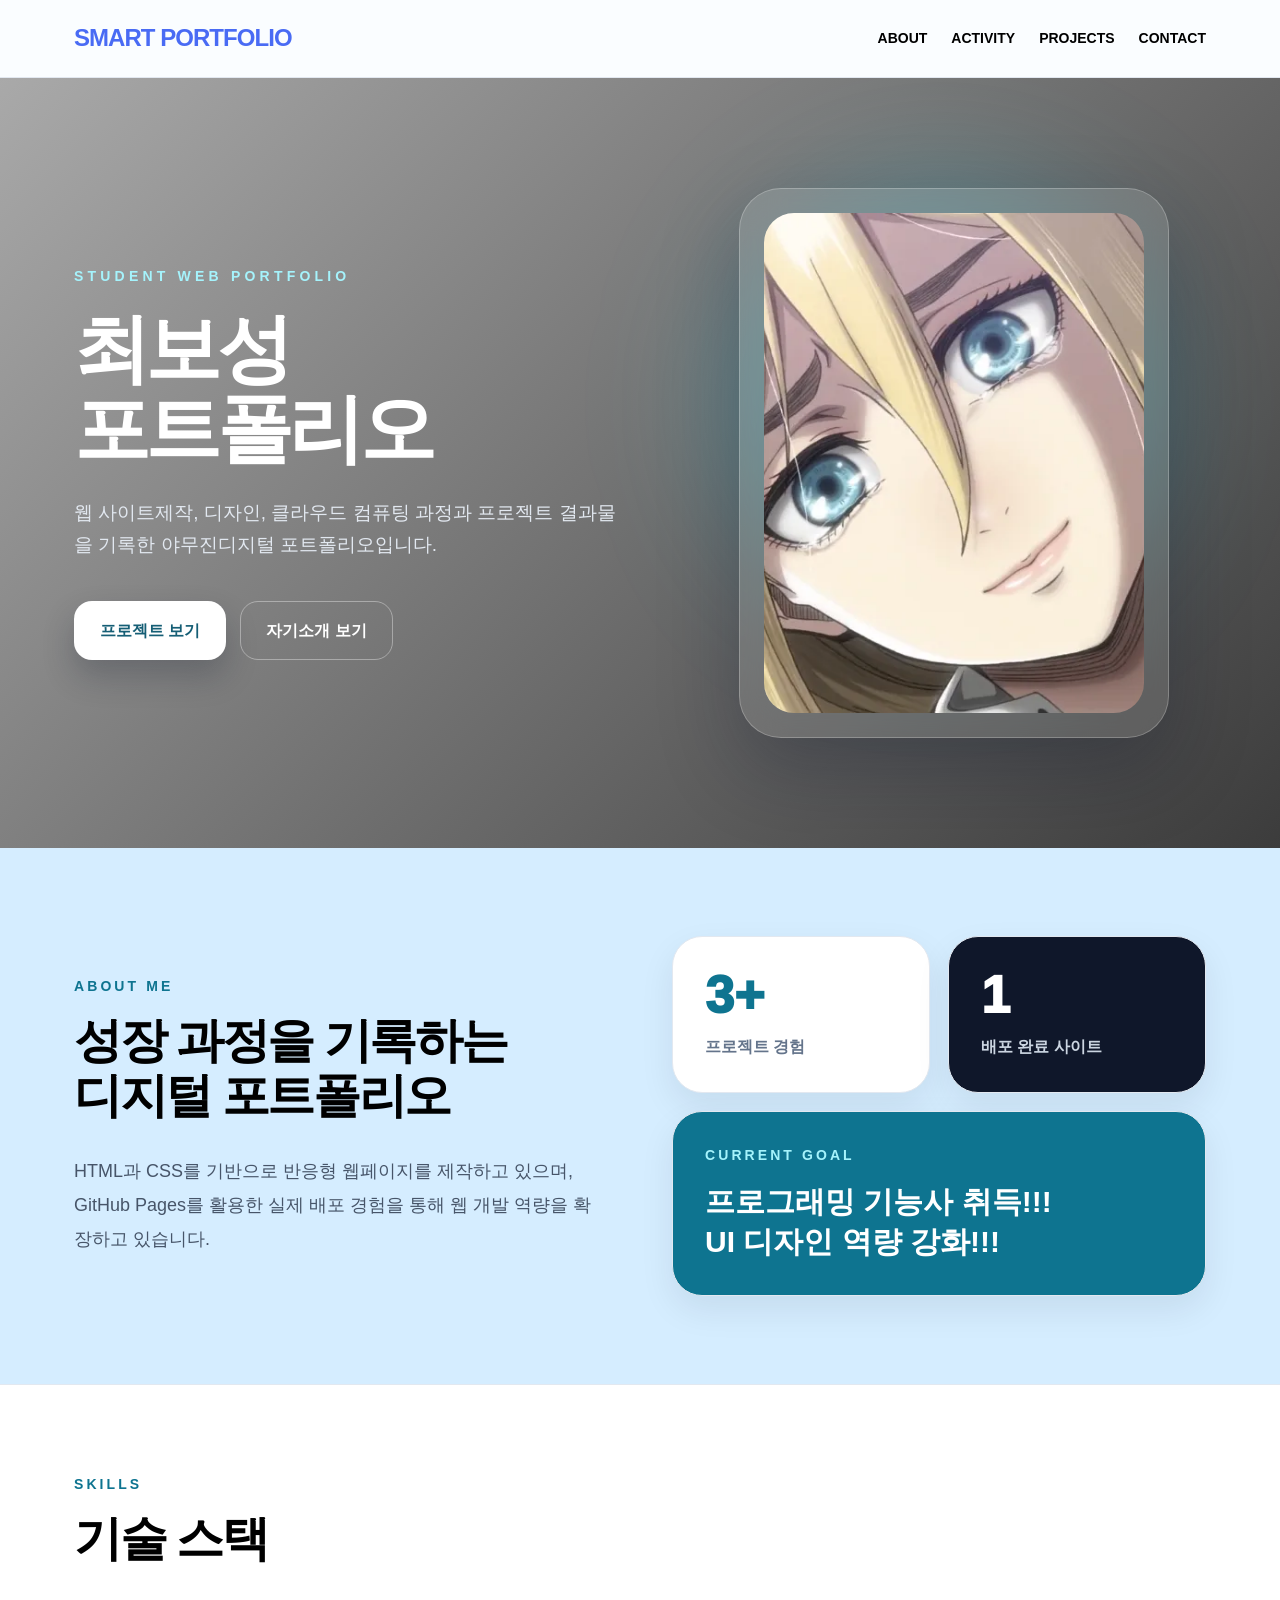
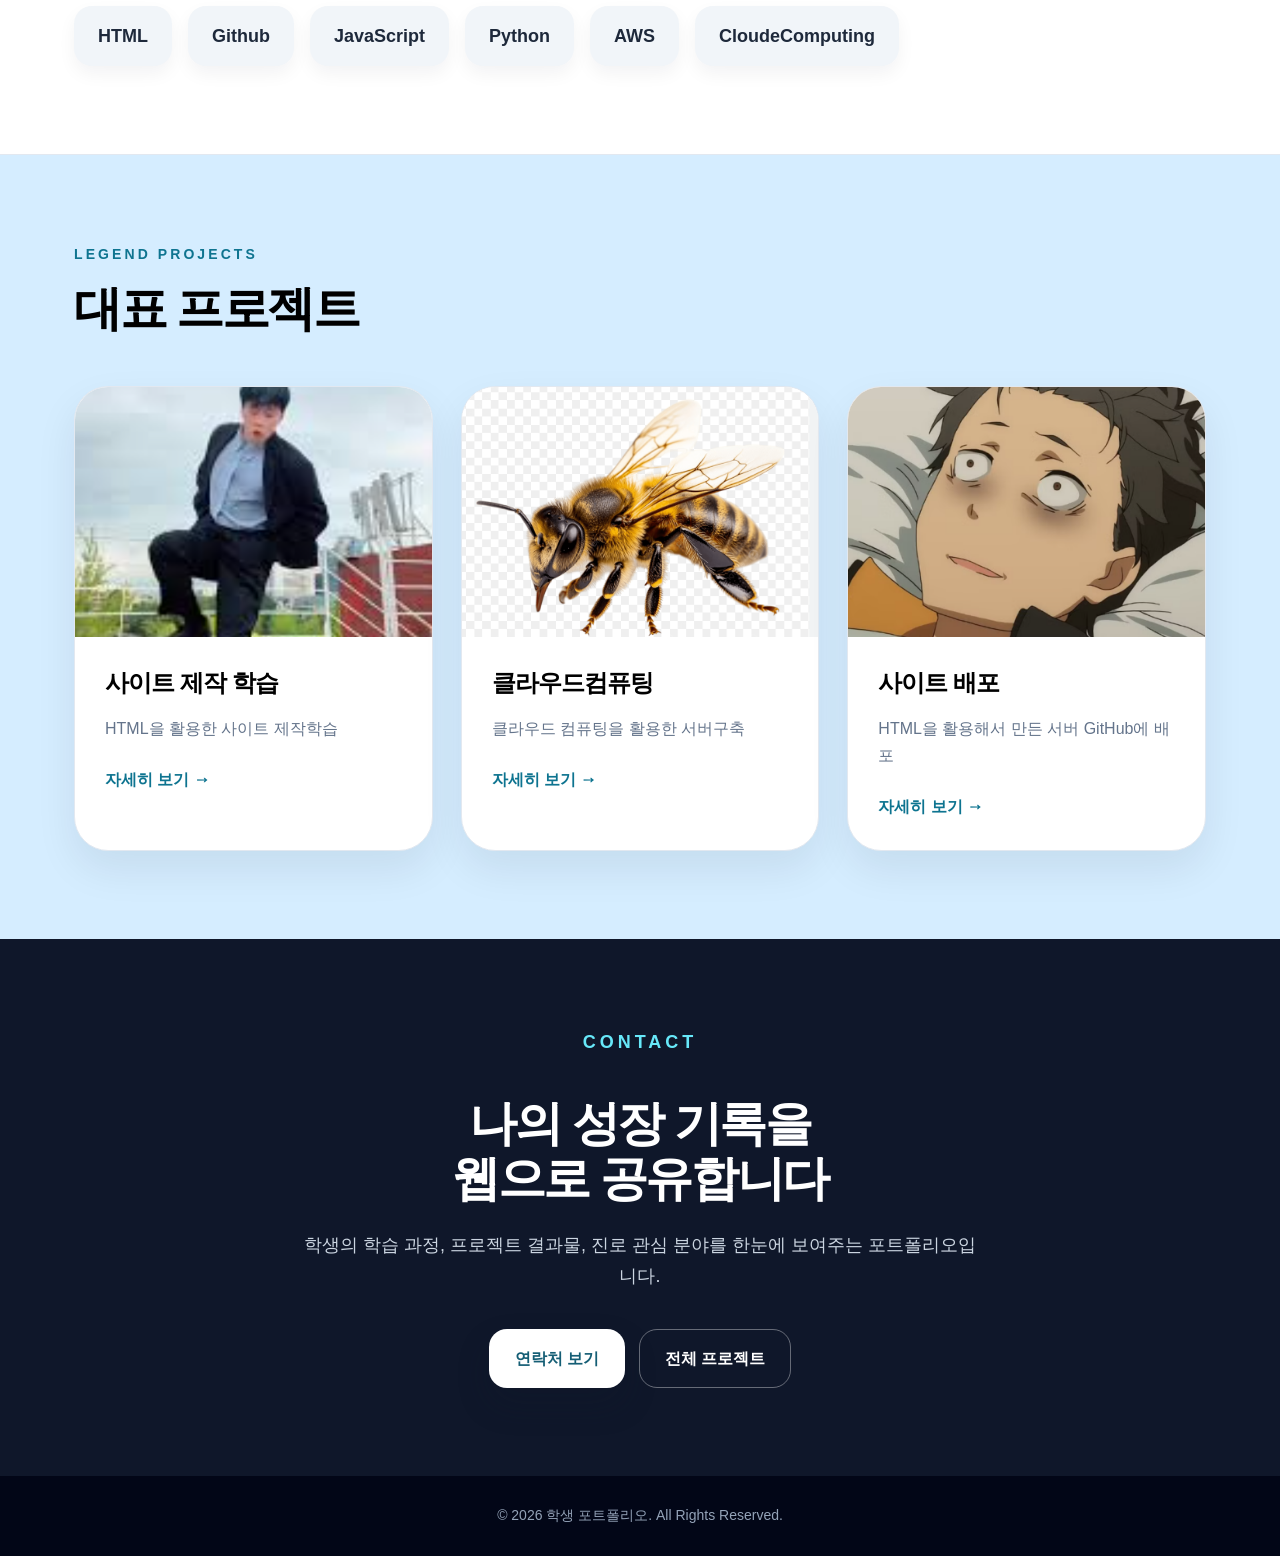
<file: index.html>
<!DOCTYPE html>
<html lang="ko">
<head>
  <meta charset="UTF-8" />
  <meta name="viewport" content="width=device-width, initial-scale=1.0" />
  <title>학생 포트폴리오</title>
  <link rel="stylesheet" href="css/style.css" />
</head>
<body>
  <header>
  <nav class="nav">
    <a href="index.html" class="logo">SMART PORTFOLIO</a>
    <ul class="menu">
      <li><a href="about.html" class="">ABOUT</a></li>
      <li><a href="activity.html" class="">ACTIVITY</a></li>
      <li><a href="projects.html" class="">PROJECTS</a></li>
      <li><a href="contact.html" class="">CONTACT</a></li>
    </ul>
  </nav>
</header>

  <section class="hero">
    <div class="hero-inner">
      <div>
        <p class="eyebrow">Student Web Portfolio</p>
        <h1>최보성<br>포트폴리오</h1>
        <p class="hero-desc">
          웹 사이트제작, 디자인, 클라우드 컴퓨팅 과정과 프로젝트 결과물을 기록한 야무진디지털 포트폴리오입니다.
        </p>
        <div class="button-group">
          <a href="projects.html" class="btn btn-primary">프로젝트 보기</a>
          <a href="about.html" class="btn btn-secondary">자기소개 보기</a>
        </div>
      </div>
      <div class="hero-card">
        <img src="images/잇뭐에욧.webp" alt="프로필 이미지">
      </div>
    </div>
  </section>

  <main>  
    <section>
      <div class="about-grid">
        <div>
          <p class="section-kicker">About Me</p>
          <h2 class="section-title">성장 과정을 기록하는<br>디지털 포트폴리오</h2>
          <p class="lead">
            HTML과 CSS를 기반으로 반응형 웹페이지를 제작하고 있으며, GitHub Pages를 활용한 실제 배포 경험을 통해 웹 개발 역량을 확장하고 있습니다.
          </p>
        </div>
        <div class="stat-grid">
          <div class="stat-card">
            <div class="stat-number">3+</div>
            <p class="stat-label">프로젝트 경험</p>
          </div>
          <div class="stat-card dark">
            <div class="stat-number">1</div>
            <p class="stat-label">배포 완료 사이트</p>
          </div>
          <div class="stat-card accent">
            <p class="section-kicker" style="color:#a5f3fc;">Current Goal</p>
            <h3 style="font-size:30px; line-height:1.35;">프로그래밍 기능사 취득!!!<br>UI 디자인 역량 강화!!!</h3>
          </div>
        </div>
      </div>
    </section>

    <div class="skills-wrap">
      <div class="skills-inner">
        <p class="section-kicker">Skills</p>
        <h2 class="section-title">기술 스택</h2>
        <div class="skills-list">
          <span class="skill">HTML</span>
          <span class="skill">Github</span>
          <span class="skill">JavaScript</span>
          <span class="skill">Python</span>
          <span class="skill">AWS</span>
          <span class="skill">CloudeComputing</span>
        </div>
      </div>
    </div>

    <section>
      <p class="section-kicker">Legend Projects</p>
      <h2 class="section-title">대표 프로젝트</h2>
      <div class="project-grid">
        <article class="project-card">
          <img src="images/스크린샷 2026-06-05 111602.png" alt="웹 프로젝트 이미지">
          <div class="project-body">
            <h3>사이트 제작 학습</h3>
            <p>HTML을 활용한 사이트 제작학습</p>
            <a href="projects/project1.html" class="project-link">자세히 보기 →</a>
          </div>
        </article>
        <article class="project-card">
          <img src="images/스크린샷 2026-06-05 111633.png" alt="디자인 프로젝트 이미지">
          <div class="project-body">
            <h3>클라우드컴퓨팅</h3>
            <p>클라우드 컴퓨팅을 활용한 서버구축 </p>
            <a href="projects/project2.html" class="project-link">자세히 보기 →</a>
          </div>
        </article>  
        <article class="project-card">
          <img src="images/스크린샷 2026-06-05 112332.png" alt="클라우드 프로젝트 이미지">
          <div class="project-body">
            <h3>사이트 배포</h3>
            <p>HTML을 활용해서 만든 서버 GitHub에 배포</p>
            <a href="projects/project3.html" class="project-link">자세히 보기 →</a>
          </div>
        </article>
      </div>
    </section>
  </main>

  <div class="contact">
    <div class="contact-inner">
      <p class="section-kicker" style="color:#67e8f9;">Contact</p>
      <h2 class="section-title">나의 성장 기록을<br>웹으로 공유합니다</h2>
      <p>학생의 학습 과정, 프로젝트 결과물, 진로 관심 분야를 한눈에 보여주는 포트폴리오입니다.</p>
      <div class="button-group" style="justify-content:center;">
        <a href="contact.html" class="btn btn-primary">연락처 보기</a>
        <a href="projects.html" class="btn btn-secondary">전체 프로젝트</a>
      </div>
    </div>
  </div>

  <footer>
  © 2026 학생 포트폴리오. All Rights Reserved.
</footer>
</body>
</html>
</file>
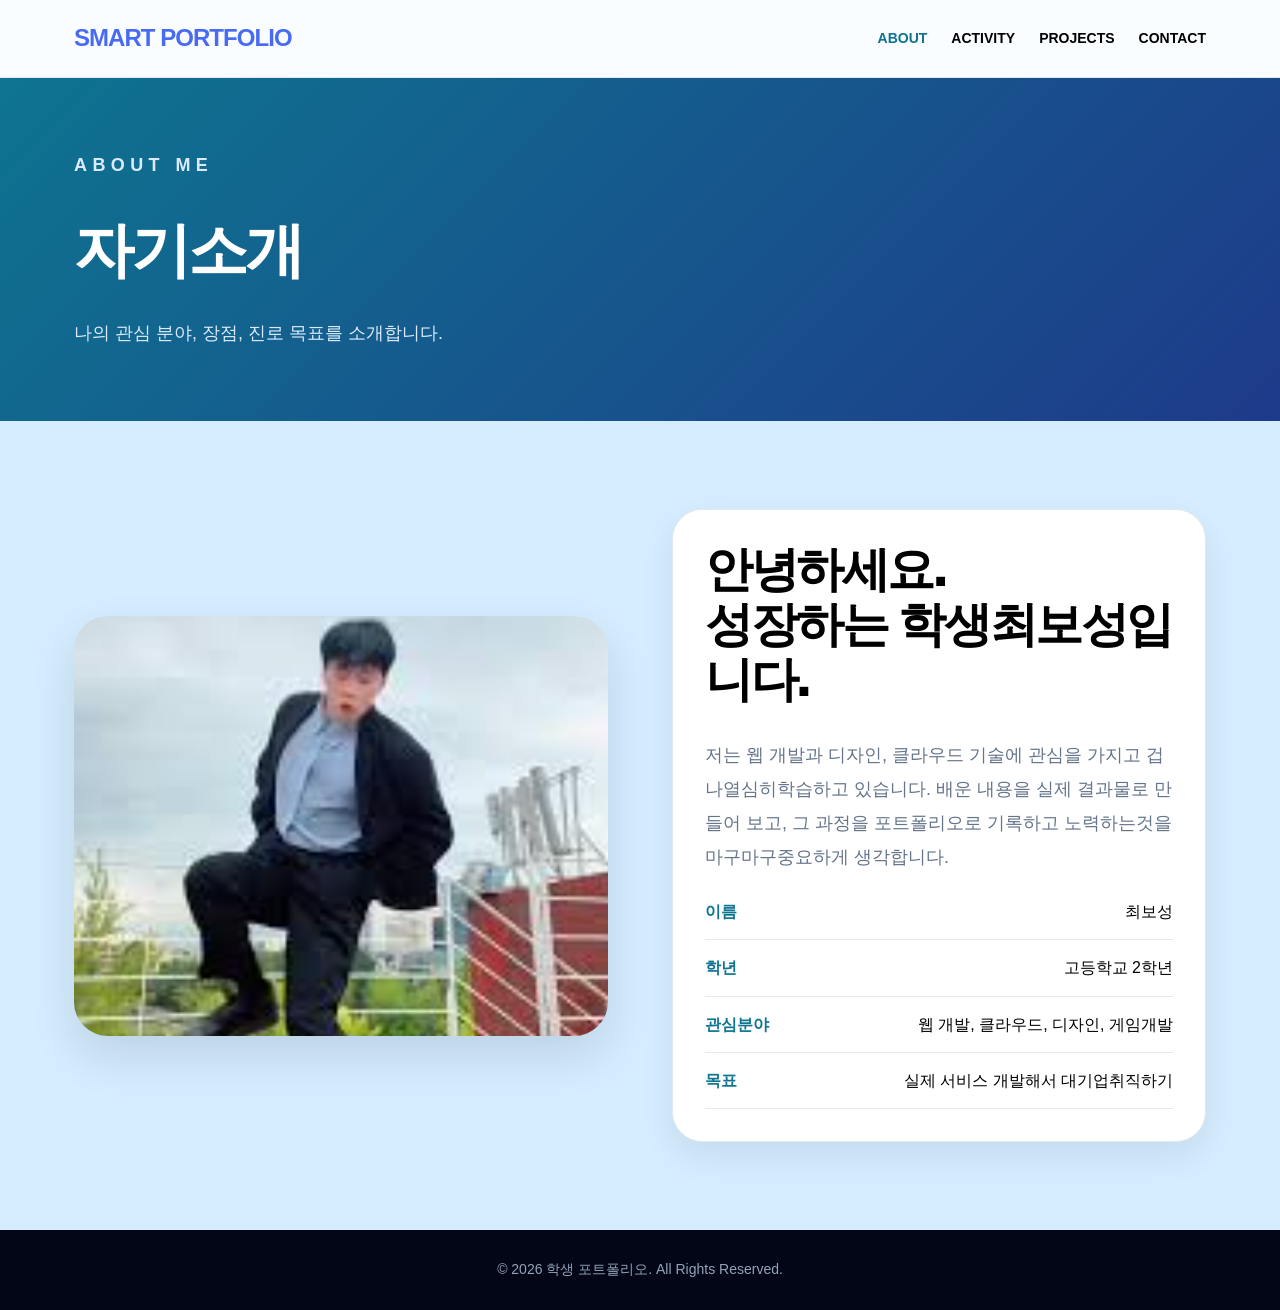
<file: about.html>
<!DOCTYPE html>
<html lang="ko">
<head>
  <meta charset="UTF-8" />
  <meta name="viewport" content="width=device-width, initial-scale=1.0" />
  <title>자기소개 | 학생 포트폴리오</title>
  <link rel="stylesheet" href="css/style.css" />
</head>
<body>
  <header>
  <nav class="nav">
    <a href="index.html" class="logo">SMART PORTFOLIO</a>
    <ul class="menu">
      <li><a href="about.html" class="active">ABOUT</a></li>
      <li><a href="activity.html" class="">ACTIVITY</a></li>
      <li><a href="projects.html" class="">PROJECTS</a></li>
      <li><a href="contact.html" class="">CONTACT</a></li>
    </ul>
  </nav>
</header>
  <div class="page-title">
    <div class="page-title-inner">
      <p class="eyebrow">About Me</p>
      <h1>자기소개</h1>
      <p>나의 관심 분야, 장점, 진로 목표를 소개합니다.</p>
    </div>
  </div>

  <main>
    <section class="two-grid">
      <div class="detail-image">
        <img src="images/스크린샷 2026-06-05 111602.png" alt="자기소개 이미지">
      </div>
      <div class="card">
        <h2 class="section-title">안녕하세요.<br>성장하는 학생최보성입니다.</h2>
        <p class="lead">
          저는 웹 개발과 디자인, 클라우드 기술에 관심을 가지고 겁나열심히학습하고 있습니다. 배운 내용을 실제 결과물로 만들어 보고, 그 과정을 포트폴리오로 기록하고 노력하는것을 마구마구중요하게 생각합니다.
        </p>
        <div class="info-list">
          <div class="info-item"><strong>이름</strong><span>최보성</span></div>
          <div class="info-item"><strong>학년</strong><span>고등학교 2학년</span></div>
          <div class="info-item"><strong>관심분야</strong><span>웹 개발, 클라우드, 디자인, 게임개발</span></div>
          <div class="info-item"><strong>목표</strong><span>실제 서비스 개발해서 대기업취직하기</span></div>
        </div>
      </div>
    </section>
  </main>
  <footer>
  © 2026 학생 포트폴리오. All Rights Reserved.
</footer>
</body>
</html>
</file>
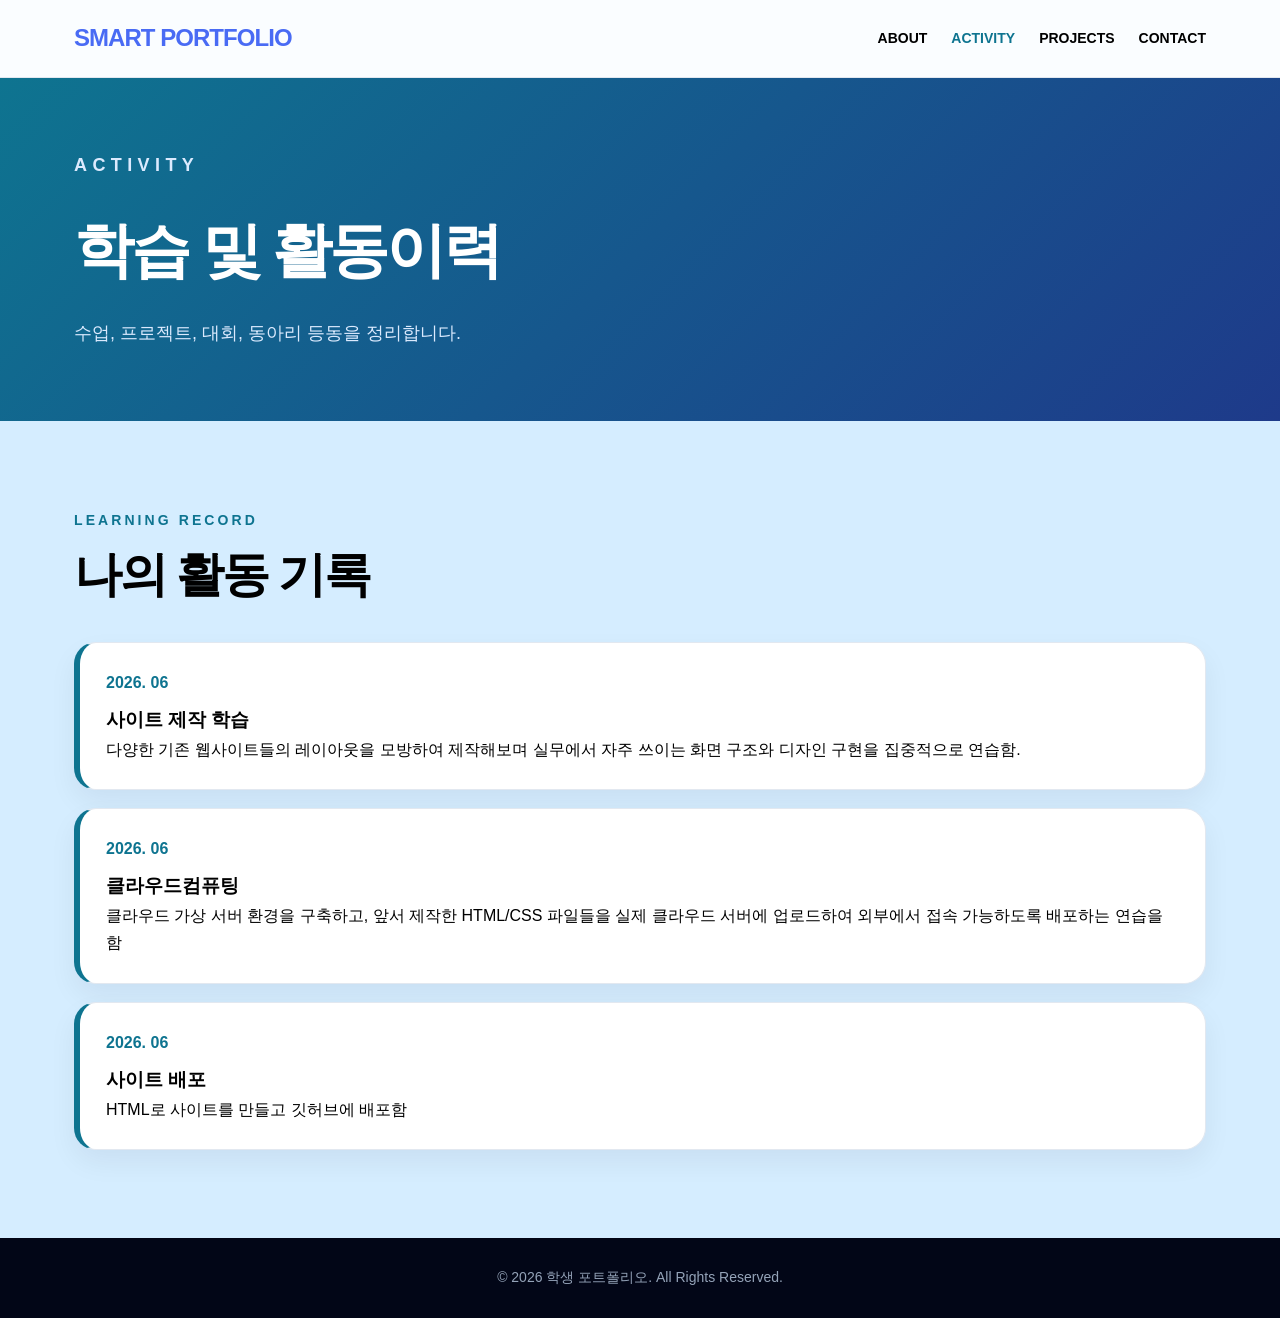
<file: activity.html>
<!DOCTYPE html>
<html lang="ko">
<head>
  <meta charset="UTF-8" />
  <meta name="viewport" content="width=device-width, initial-scale=1.0" />
  <title>활동이력 | 학생 포트폴리오</title>
  <link rel="stylesheet" href="css/style.css" />
</head>
<body>
  <header>
  <nav class="nav">
    <a href="index.html" class="logo">SMART PORTFOLIO</a>
    <ul class="menu">
      <li><a href="about.html" class="">ABOUT</a></li>
      <li><a href="activity.html" class="active">ACTIVITY</a></li>
      <li><a href="projects.html" class="">PROJECTS</a></li>
      <li><a href="contact.html" class="">CONTACT</a></li>
    </ul>
  </nav>
</header>
  <div class="page-title">
    <div class="page-title-inner">
      <p class="eyebrow">Activity</p>
      <h1>학습 및 활동이력</h1>
      <p>수업, 프로젝트, 대회, 동아리 등동을 정리합니다.</p>
    </div>
  </div>

  <main>
    <section>
      <p class="section-kicker">Learning Record</p>
      <h2 class="section-title">나의 활동 기록</h2>
      <div class="timeline">
        <div class="timeline-item">
          <span>2026. 06</span>
          <h3>사이트 제작 학습</h3>
          <p>다양한 기존 웹사이트들의 레이아웃을 모방하여 제작해보며 실무에서 자주 쓰이는 화면 구조와 디자인 구현을 집중적으로 연습함.</p>
        </div>
        <div class="timeline-item">
          <span>2026. 06</span>
          <h3>클라우드컴퓨팅</h3>
          <p>클라우드 가상 서버 환경을 구축하고, 앞서 제작한 HTML/CSS 파일들을 실제 클라우드 서버에 업로드하여 외부에서 접속 가능하도록 배포하는 연습을 함</p>
        </div>
        <div class="timeline-item">
          <span>2026. 06</span>
          <h3>사이트 배포</h3>
          <p>HTML로 사이트를 만들고 깃허브에 배포함</p>
        </div>
      </div>
    </section>
  </main>
  <footer>
  © 2026 학생 포트폴리오. All Rights Reserved.
</footer>
</body>
</html>
</file>
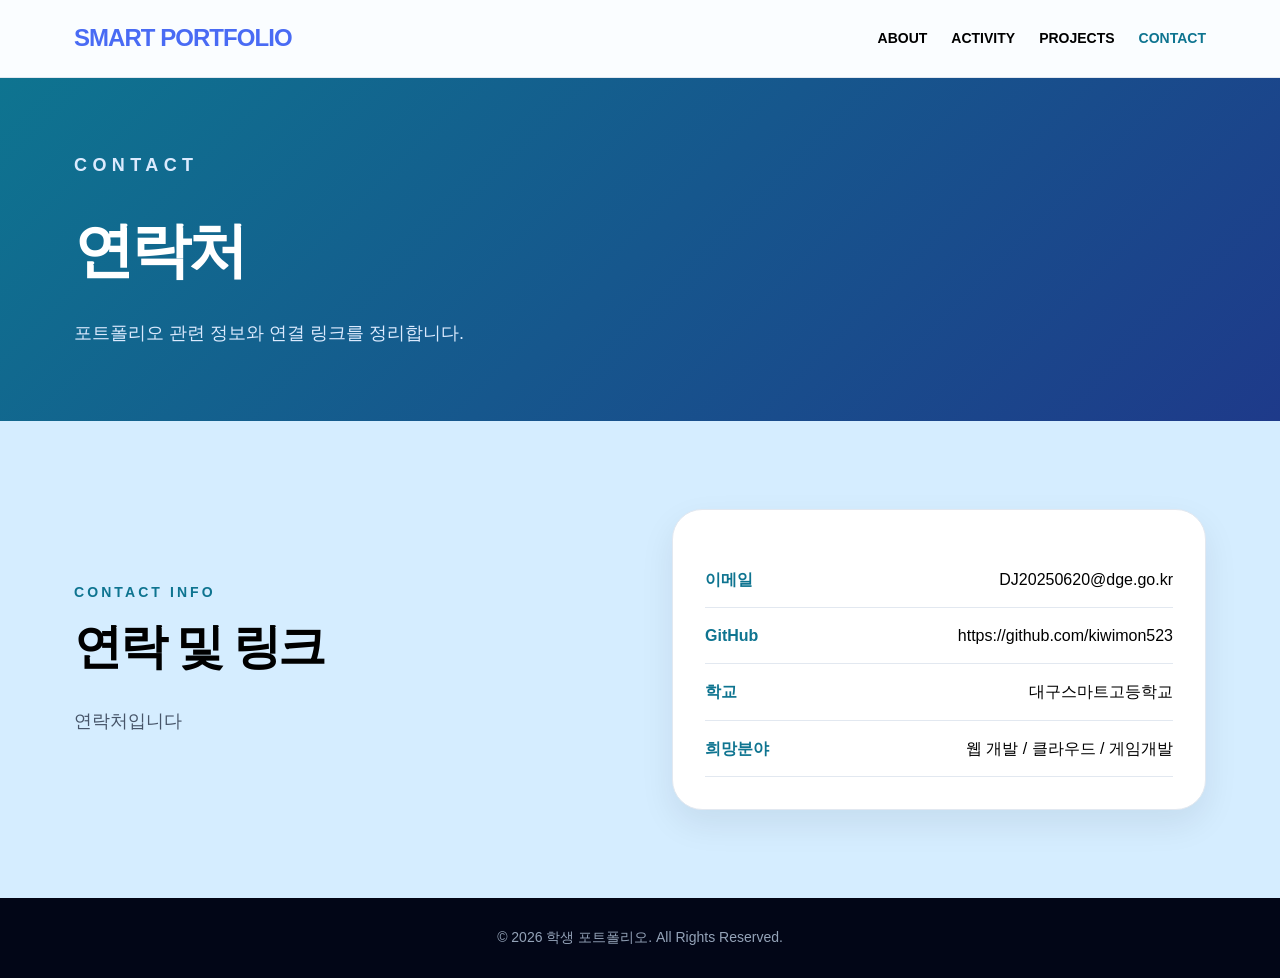
<file: contact.html>
<!DOCTYPE html>
<html lang="ko">
<head>
  <meta charset="UTF-8" />
  <meta name="viewport" content="width=device-width, initial-scale=1.0" />
  <title>연락처 | 학생 포트폴리오</title>
  <link rel="stylesheet" href="css/style.css" />
</head>
<body>
  <header>
  <nav class="nav">
    <a href="index.html" class="logo">SMART PORTFOLIO</a>
    <ul class="menu">
      <li><a href="about.html" class="">ABOUT</a></li>
      <li><a href="activity.html" class="">ACTIVITY</a></li>
      <li><a href="projects.html" class="">PROJECTS</a></li>
      <li><a href="contact.html" class="active">CONTACT</a></li>
    </ul>
  </nav>
</header>
  <div class="page-title">
    <div class="page-title-inner">
      <p class="eyebrow">Contact</p>
      <h1>연락처</h1>
      <p>포트폴리오 관련 정보와 연결 링크를 정리합니다.</p>
    </div>
  </div>

  <main>
    <section class="two-grid">
      <div>
        <p class="section-kicker">Contact Info</p>
        <h2 class="section-title">연락 및 링크</h2>
        <p class="lead">연락처입니다</p>
      </div>
      <div class="card">
        <div class="info-list">
          <div class="info-item"><strong>이메일</strong><span>DJ20250620@dge.go.kr</span></div>
          <div class="info-item"><strong>GitHub</strong><span>https://github.com/kiwimon523</span></div>
          <div class="info-item"><strong>학교</strong><span>대구스마트고등학교</span></div>
          <div class="info-item"><strong>희망분야</strong><span>웹 개발 / 클라우드 / 게임개발</span></div>
        </div>
      </div>
    </section>
  </main>
  <footer>
  © 2026 학생 포트폴리오. All Rights Reserved.
</footer>
</body>
</html>
</file>
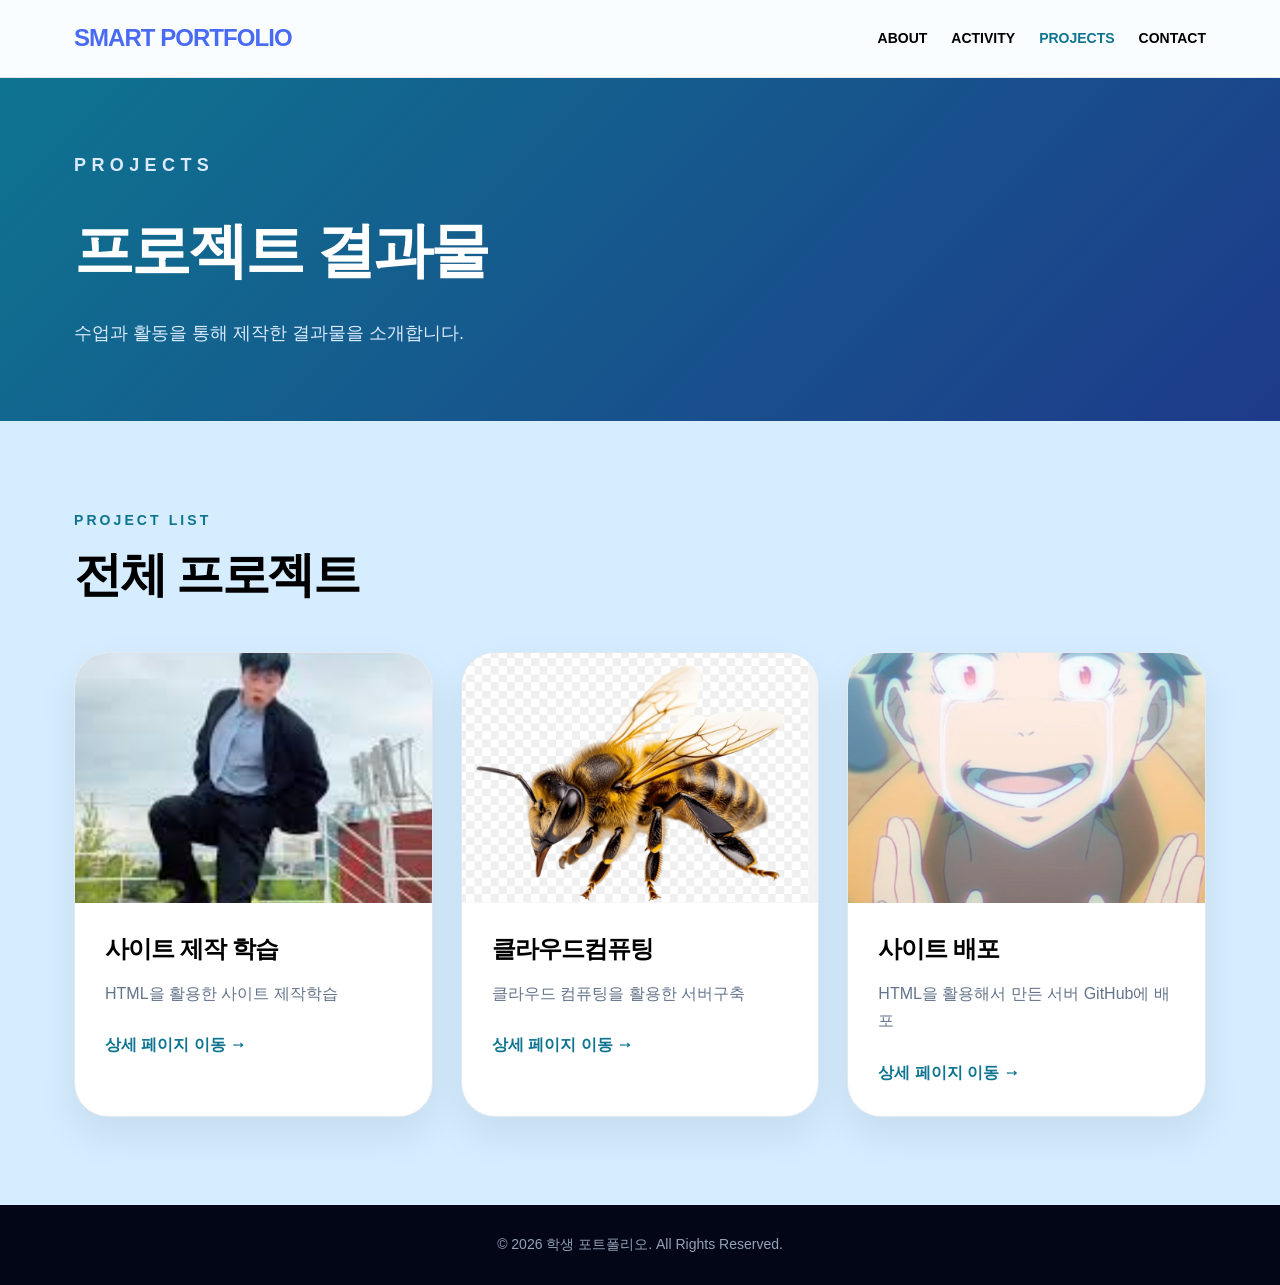
<file: projects.html>
<!DOCTYPE html>
<html lang="ko">
<head>
  <meta charset="UTF-8" />
  <meta name="viewport" content="width=device-width, initial-scale=1.0" />
  <title>프로젝트 | 학생 포트폴리오</title>
  <link rel="stylesheet" href="css/style.css" />
</head>
<body>
  <header>
  <nav class="nav">
    <a href="index.html" class="logo">SMART PORTFOLIO</a>
    <ul class="menu">
      <li><a href="about.html" class="">ABOUT</a></li>
      <li><a href="activity.html" class="">ACTIVITY</a></li>
      <li><a href="projects.html" class="active">PROJECTS</a></li>
      <li><a href="contact.html" class="">CONTACT</a></li>
    </ul>
  </nav>
</header>
  <div class="page-title">
    <div class="page-title-inner">
      <p class="eyebrow">Projects</p>
      <h1>프로젝트 결과물</h1>
      <p>수업과 활동을 통해 제작한 결과물을 소개합니다.</p>
    </div>
  </div>

  <main>
    <section>
      <p class="section-kicker">Project List</p>
      <h2 class="section-title">전체 프로젝트</h2>
      <div class="project-grid">
        <article class="project-card">
          <img src="images/스크린샷 2026-06-05 111602.png" alt="웹사이트 프로젝트 이미지">
          <div class="project-body">
            <h3>사이트 제작 학습</h3>
            <p>HTML을 활용한 사이트 제작학습</p>
            <a href="projects/project1.html" class="project-link">상세 페이지 이동 →</a>
          </div>
        </article>
        <article class="project-card">
          <img src="images/스크린샷 2026-06-05 111633.png" alt="디자인 프로젝트 이미지">
          <div class="project-body">
            <h3>클라우드컴퓨팅</h3>
            <p>클라우드 컴퓨팅을 활용한 서버구축</p>
            <a href="projects/project2.html" class="project-link">상세 페이지 이동 →</a>
          </div>
        </article>
        <article class="project-card">
          <img src="images/스크린샷 2026-06-05 112328.png" alt="클라우드 프로젝트 이미지">
          <div class="project-body">
            <h3>사이트 배포</h3>
            <p>HTML을 활용해서 만든 서버 GitHub에 배포</p>
            <a href="projects/project3.html" class="project-link">상세 페이지 이동 →</a>
          </div>
        </article>
      </div>
    </section>
  </main>
  <footer>
  © 2026 학생 포트폴리오. All Rights Reserved.
</footer>
</body>
</html>
</file>
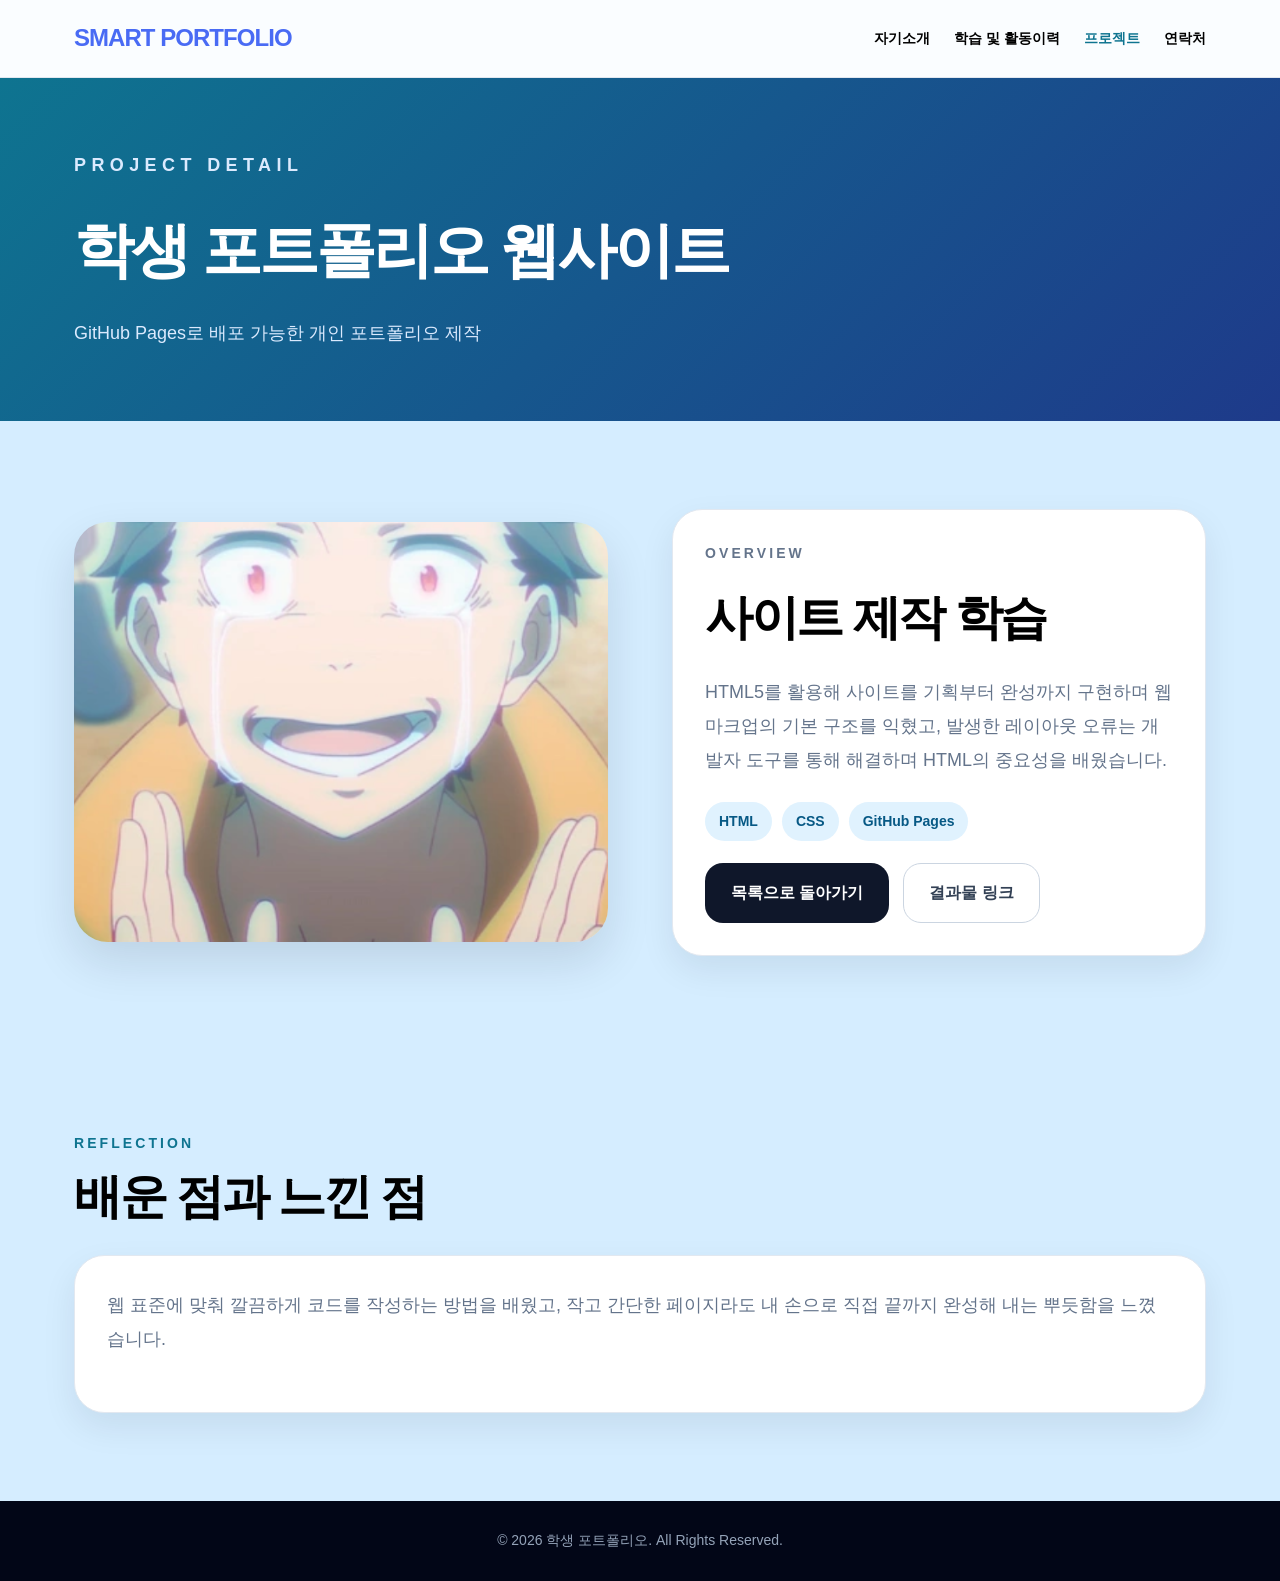
<file: projects/project1.html>
<!DOCTYPE html>
<html lang="ko">
<head>
  <meta charset="UTF-8" />
  <meta name="viewport" content="width=device-width, initial-scale=1.0" />
  <title>학생 포트폴리오 웹사이트 | 학생 포트폴리오</title>
  <link rel="stylesheet" href="../css/style.css" />
</head>
<body>
  <header>
    <nav class="nav">
      <a href="../index.html" class="logo">SMART PORTFOLIO</a>
      <ul class="menu">
        <li><a href="../about.html">자기소개</a></li>
        <li><a href="../activity.html">학습 및 활동이력</a></li>
        <li><a href="../projects.html" class="active">프로젝트</a></li>
        <li><a href="../contact.html">연락처</a></li>
      </ul>
    </nav>
  </header>

  <div class="page-title">
    <div class="page-title-inner">
      <p class="eyebrow">Project Detail</p>
      <h1>학생 포트폴리오 웹사이트</h1>
      <p>GitHub Pages로 배포 가능한 개인 포트폴리오 제작</p>
    </div>
  </div>

  <main>
    <section class="two-grid">
      <div class="detail-image">
        <img src="../images/스크린샷 2026-06-05 112328.png" alt="학생 포트폴리오 웹사이트 이미지">
      </div>
      <div class="card">
        <p class="section-kicker">Overview</p>
        <h2 class="section-title">사이트 제작 학습</h2>
        <p class="lead">
          HTML5를 활용해 사이트를 기획부터 완성까지 구현하며 웹 마크업의 기본 구조를 익혔고, 발생한 레이아웃 오류는 개발자 도구를 통해 해결하며 HTML의 중요성을 배웠습니다.
        </p>
        <div class="badge-list">
          <span class="badge">HTML</span>
          <span class="badge">CSS</span>
          <span class="badge">GitHub Pages</span>
        </div>
        <div class="button-group">
          <a href="../projects.html" class="btn btn-dark">목록으로 돌아가기</a>
          <a href="#" class="btn btn-outline">결과물 링크</a>
        </div>
      </div>
    </section>

    <section>
      <p class="section-kicker">Reflection</p>
      <h2 class="section-title">배운 점과 느낀 점</h2>
      <div class="card">
        <p class="lead">
          웹 표준에 맞춰 깔끔하게 코드를 작성하는 방법을 배웠고, 작고 간단한 페이지라도 내 손으로 직접 끝까지 완성해 내는 뿌듯함을 느꼈습니다.
        </p>
      </div>
    </section>
  </main>
  <footer>
  © 2026 학생 포트폴리오. All Rights Reserved.
</footer>
</body>
</html>
</file>
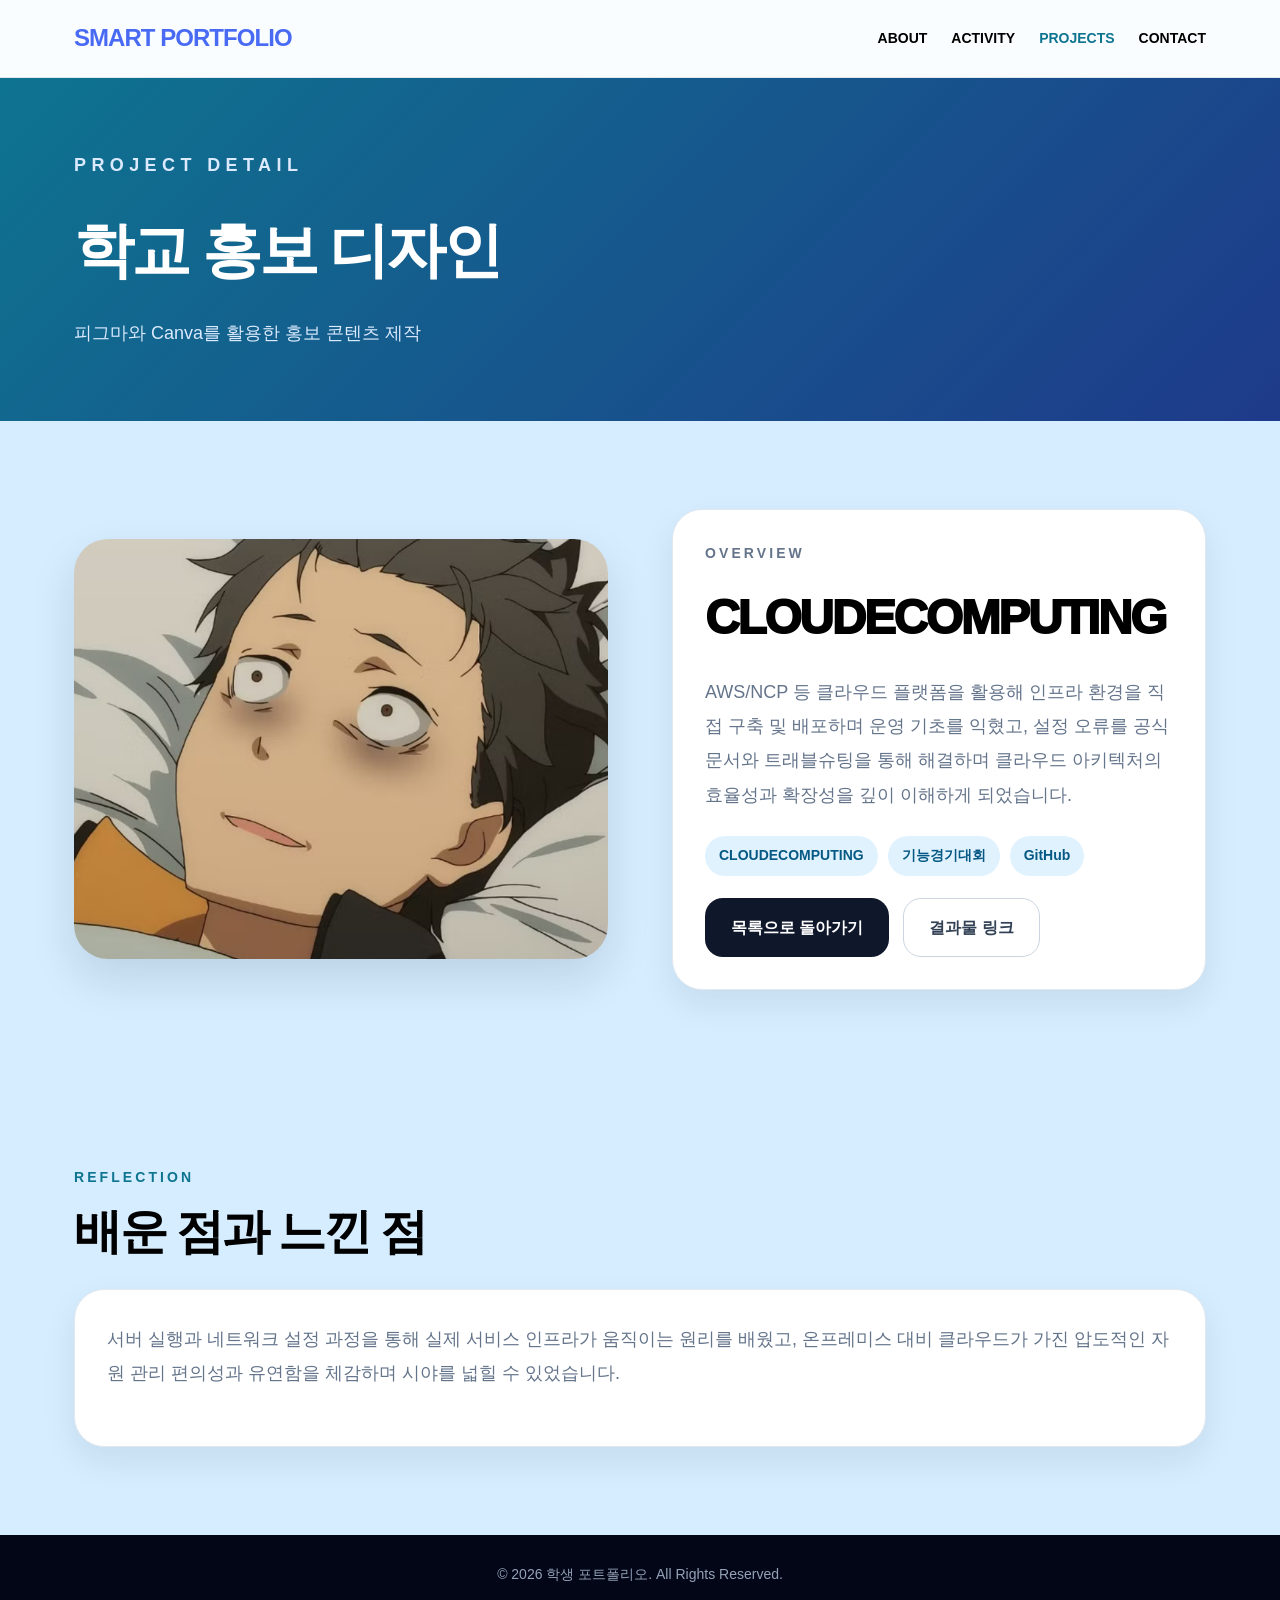
<file: projects/project2.html>
<!DOCTYPE html>
<html lang="ko">
<head>
  <meta charset="UTF-8" />
  <meta name="viewport" content="width=device-width, initial-scale=1.0" />
  <title>학교 홍보 디자인 | 학생 포트폴리오</title>
  <link rel="stylesheet" href="../css/style.css" />
</head>
<body>
  <header>
    <nav class="nav">
      <a href="../index.html" class="logo">SMART PORTFOLIO</a>
      <ul class="menu">
        <li><a href="../about.html">ABOUT</a></li>
        <li><a href="../activity.html">ACTIVITY</a></li>
        <li><a href="../projects.html" class="active">PROJECTS</a></li>
        <li><a href="../contact.html">CONTACT</a></li>
      </ul>
    </nav>
  </header>

  <div class="page-title">
    <div class="page-title-inner">
      <p class="eyebrow">Project Detail</p>
      <h1>학교 홍보 디자인</h1>
      <p>피그마와 Canva를 활용한 홍보 콘텐츠 제작</p>
    </div>
  </div>

  <main>
    <section class="two-grid">
      <div class="detail-image">
        <img src="../images/스크린샷 2026-06-05 112332.png" alt="학교 홍보 디자인 이미지">
      </div>
      <div class="card">
        <p class="section-kicker">Overview</p>
        <h2 class="section-title">CLOUDECOMPUTING</h2>
        <p class="lead">
          AWS/NCP 등 클라우드 플랫폼을 활용해 인프라 환경을 직접 구축 및 배포하며 운영 기초를 익혔고, 설정 오류를 공식 문서와 트래블슈팅을 통해 해결하며 클라우드 아키텍처의 효율성과 확장성을 깊이 이해하게 되었습니다.
        </p>
        <div class="badge-list">
          <span class="badge">CLOUDECOMPUTING</span>
          <span class="badge">기능경기대회</span>
          <span class="badge">GitHub</span>
        </div>
        <div class="button-group">
          <a href="../projects.html" class="btn btn-dark">목록으로 돌아가기</a>
          <a href="#" class="btn btn-outline">결과물 링크</a>
        </div>
      </div>
    </section>

    <section>
      <p class="section-kicker">Reflection</p>
      <h2 class="section-title">배운 점과 느낀 점</h2>
      <div class="card">
        <p class="lead">
          서버 실행과 네트워크 설정 과정을 통해 실제 서비스 인프라가 움직이는 원리를 배웠고, 온프레미스 대비 클라우드가 가진 압도적인 자원 관리 편의성과 유연함을 체감하며 시야를 넓힐 수 있었습니다.
        </p>
      </div>
    </section>
  </main>
  <footer>
  © 2026 학생 포트폴리오. All Rights Reserved.
</footer>
</body>
</html>
</file>
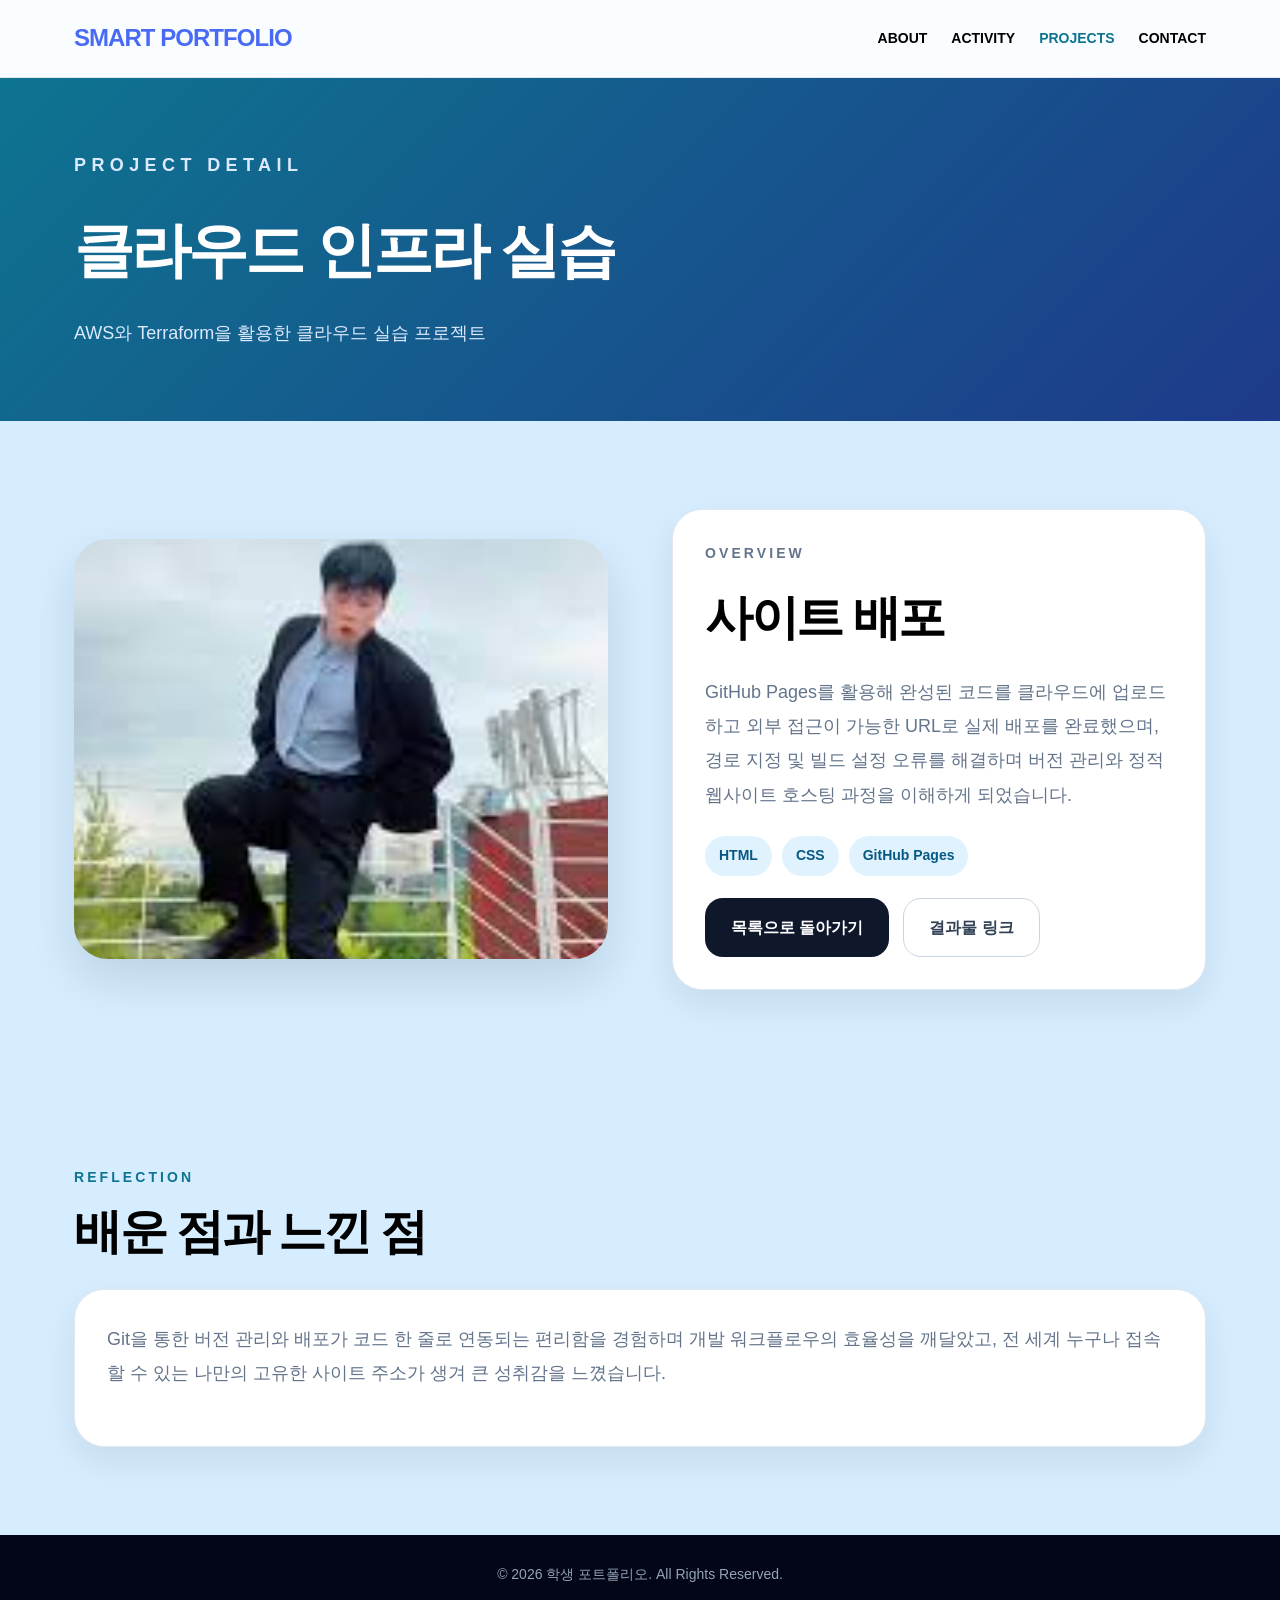
<file: projects/project3.html>
<!DOCTYPE html>
<html lang="ko">
<head>
  <meta charset="UTF-8" />
  <meta name="viewport" content="width=device-width, initial-scale=1.0" />
  <title>클라우드 인프라 실습 | 학생 포트폴리오</title>
  <link rel="stylesheet" href="../css/style.css" />
</head>
<body>
  <header>
    <nav class="nav">
      <a href="../index.html" class="logo">SMART PORTFOLIO</a>
      <ul class="menu">
        <li><a href="../about.html">ABOUT</a></li>
        <li><a href="../activity.html">ACTIVITY</a></li>
        <li><a href="../projects.html" class="active">PROJECTS</a></li>
        <li><a href="../contact.html">CONTACT</a></li>
      </ul>
    </nav>
  </header>

  <div class="page-title">
    <div class="page-title-inner">
      <p class="eyebrow">Project Detail</p>
      <h1>클라우드 인프라 실습</h1>
      <p>AWS와 Terraform을 활용한 클라우드 실습 프로젝트</p>
    </div>
  </div>

  <main>
    <section class="two-grid">
      <div class="detail-image">
        <img src="../images/스크린샷 2026-06-05 111602.png" alt="클라우드 인프라 실습 이미지">
      </div>
      <div class="card">
        <p class="section-kicker">Overview</p>
        <h2 class="section-title">사이트 배포 </h2>
        <p class="lead">
          GitHub Pages를 활용해 완성된 코드를 클라우드에 업로드하고 외부 접근이 가능한 URL로 실제 배포를 완료했으며, 경로 지정 및 빌드 설정 오류를 해결하며 버전 관리와 정적 웹사이트 호스팅 과정을 이해하게 되었습니다.
        </p>
        <div class="badge-list">
          <span class="badge">HTML</span>
          <span class="badge">CSS</span>
          <span class="badge">GitHub Pages</span>
        </div>
        <div class="button-group">
          <a href="../projects.html" class="btn btn-dark">목록으로 돌아가기</a>
          <a href="#" class="btn btn-outline">결과물 링크</a>
        </div>
      </div>
    </section>

    <section>
      <p class="section-kicker">Reflection</p>
      <h2 class="section-title">배운 점과 느낀 점</h2>
      <div class="card">
        <p class="lead">
          Git을 통한 버전 관리와 배포가 코드 한 줄로 연동되는 편리함을 경험하며 개발 워크플로우의 효율성을 깨달았고, 전 세계 누구나 접속할 수 있는 나만의 고유한 사이트 주소가 생겨 큰 성취감을 느꼈습니다.
        </p>
      </div>
    </section>
  </main>
  <footer>
  © 2026 학생 포트폴리오. All Rights Reserved.
</footer>
</body>
</html>
</file>
<file: css/style.css>
* {
  box-sizing: border-box;
  margin: 0;
  padding: 0;
}

html {
  scroll-behavior: smooth;
}

body {
  font-family: "Noto Sans KR", "Pretendard", Arial, sans-serif;
  background: #d5edff;
  color: #000000;
  line-height: 1.7;
}

a {
  color: inherit;
  text-decoration: none;
}

img {
  display: block;
  width: 100%;
}

header {
  position: sticky;
  top: 0;
  z-index: 50;
  background: rgba(255, 255, 255, 0.88);
  backdrop-filter: blur(14px);
  border-bottom: 1px solid #e2e8f0;
}

.nav {
  max-width: 1180px;
  margin: 0 auto;
  padding: 18px 24px;
  display: flex;
  justify-content: space-between;
  align-items: center;
  gap: 24px;
}

.logo {
  font-size: 24px;
  font-weight: 900;
  color: #496bf4;
  letter-spacing: -0.04em;
}

.menu {
  display: flex;
  gap: 24px;
  list-style: none;
  font-size: 14px;
  font-weight: 800;
}

.menu a:hover,
.menu a.active {
  color: #0e7490;
}

.hero {
  position: relative;
  overflow: hidden;
  background: linear-gradient(135deg, #a9a9a9, #3c3c3c);
  color: white; 
}

.hero::before {
  content: "";
  position: absolute;
  width: 420px;
  height: 420px;
  border-radius: 999px;
  background: rgba(34, 211, 238, 0.28);
  filter: blur(70px);
  right: 10%;
  top: 15%;
}

.hero-inner {
  position: relative;
  max-width: 1180px;
  margin: 0 auto;
  padding: 110px 24px;
  display: grid;
  grid-template-columns: 1.05fr 0.95fr;
  gap: 72px;
  align-items: center;
}

.eyebrow {
  color: #a5f3fc;
  text-transform: uppercase;
  letter-spacing: 0.3em;
  font-size: 14px;
  font-weight: 800;
  margin-bottom: 20px;
}

.hero h1 {
  font-size: clamp(44px, 7vw, 76px);
  line-height: 1.05;
  font-weight: 950;
  letter-spacing: -0.06em;
  margin-bottom: 28px;
}

.hero-desc {
  max-width: 560px;
  color: #e2e8f0;
  font-size: 19px;
  margin-bottom: 40px;
}

.button-group {
  display: flex;
  flex-wrap: wrap;
  gap: 14px;
}

.btn {
  display: inline-flex;
  align-items: center;
  justify-content: center;
  padding: 15px 25px;
  border-radius: 18px;
  font-weight: 900;
  transition: 0.25s ease;
  border: 1px solid transparent;
}

.btn-primary {
  background: white;
  color: #155e75;
  box-shadow: 0 16px 32px rgba(15, 23, 42, 0.24);
}

.btn-dark {
  background: #0f172a;
  color: white;
}

.btn-secondary {
  border-color: rgba(255, 255, 255, 0.36);
  color: white;
}

.btn-outline {
  border-color: #cbd5e1;
  color: #334155;
  background: white;
}

.btn:hover {
  transform: translateY(-3px);
}

.hero-card {
  position: relative;
  max-width: 430px;
  margin: 0 auto;
  padding: 24px;
  border-radius: 42px;
  background: rgba(255, 255, 255, 0.12);
  border: 1px solid rgba(255, 255, 255, 0.24);
  backdrop-filter: blur(20px);
  box-shadow: 0 30px 80px rgba(15, 23, 42, 0.28);
}

.hero-card img {
  height: 500px;
  object-fit: cover;
  border-radius: 30px;
}

.page-title {
  background: linear-gradient(135deg, #0e7490, #1e3a8a);
  color: white;
}

.page-title-inner {
  max-width: 1180px;
  margin: 0 auto;
  padding: 72px 24px;
}

.page-title h1 {
  font-size: clamp(38px, 5vw, 60px);
  font-weight: 950;
  letter-spacing: -0.05em;
  margin-bottom: 16px;
}

.page-title p {
  color: #dbeafe;
  font-size: 18px;
}

main section,
.section {
  max-width: 1180px;
  margin: 0 auto;
  padding: 88px 24px;
}

.section-kicker {
  color: #0e7490;
  text-transform: uppercase;
  letter-spacing: 0.22em;
  font-size: 14px;
  font-weight: 900;
  margin-bottom: 14px;
}

.section-title {
  font-size: clamp(32px, 4vw, 48px);
  font-weight: 950;
  line-height: 1.15;
  letter-spacing: -0.05em;
  margin-bottom: 30px;
}

.lead {
  color: #475569;
  font-size: 18px;
  line-height: 1.9;
}

.about-grid,
.two-grid {
  display: grid;
  grid-template-columns: 1fr 1fr;
  gap: 64px;
  align-items: center;
}

.card {
  background: white;
  border: 1px solid #e2e8f0;
  border-radius: 30px;
  padding: 32px;
  box-shadow: 0 14px 34px rgba(15, 23, 42, 0.08);
}

.stat-grid {
  display: grid;
  grid-template-columns: 1fr 1fr;
  gap: 18px;
}

.stat-card {
  padding: 32px;
  border-radius: 30px;
  background: white;
  border: 1px solid #e2e8f0;
  box-shadow: 0 14px 34px rgba(15, 23, 42, 0.08);
}

.stat-card.dark {
  background: #0f172a;
  color: white;
}

.stat-card.accent {
  grid-column: 1 / -1;
  background: #0e7490;
  color: white;
}

.stat-number {
  font-size: 52px;
  line-height: 1;
  font-weight: 950;
  color: #0e7490;
  margin-bottom: 12px;
}

.stat-card.dark .stat-number,
.stat-card.accent .stat-number {
  color: white;
}

.stat-label {
  color: #64748b;
  font-weight: 800;
}

.stat-card.dark .stat-label,
.stat-card.accent .stat-label {
  color: #cbd5e1;
}

.skills-wrap {
  max-width: none;
  background: white;
  border-top: 1px solid #e2e8f0;
  border-bottom: 1px solid #e2e8f0;
}

.skills-inner {
  max-width: 1180px;
  margin: 0 auto;
  padding: 88px 24px;
}

.skills-list {
  display: flex;
  flex-wrap: wrap;
  gap: 16px;
  margin-top: 40px;
}

.skill {
  padding: 15px 24px;
  border-radius: 18px;
  background: #f1f5f9;
  color: #1e293b;
  font-size: 18px;
  font-weight: 900;
  box-shadow: 0 8px 18px rgba(15, 23, 42, 0.05);
  transition: 0.25s ease;
}

.skill:hover {
  background: #0e7490;
  color: white;
  transform: translateY(-3px);
}

.project-grid,
.activity-grid {
  display: grid;
  grid-template-columns: repeat(3, 1fr);
  gap: 28px;
  margin-top: 50px;
}

.project-card {
  overflow: hidden;
  border-radius: 34px;
  background: white;
  border: 1px solid #e2e8f0;
  box-shadow: 0 18px 40px rgba(15, 23, 42, 0.08);
  transition: 0.3s ease;
}

.project-card:hover {
  transform: translateY(-8px);
  box-shadow: 0 28px 60px rgba(15, 23, 42, 0.14);
}

.project-card img {
  height: 250px;
  object-fit: cover;
}

.project-body {
  padding: 30px;
}

.project-body h3,
.card h3 {
  font-size: 24px;
  line-height: 1.3;
  letter-spacing: -0.04em;
  margin-bottom: 16px;
}

.project-body p,
.card p {
  color: #64748b;
  margin-bottom: 24px;
}

.project-link {
  color: #0e7490;
  font-weight: 950;
}

.info-list {
  display: grid;
  gap: 14px;
  margin-top: 24px;
}

.info-item {
  display: flex;
  justify-content: space-between;
  gap: 16px;
  padding-bottom: 14px;
  border-bottom: 1px solid #e2e8f0;
}

.info-item strong {
  color: #0e7490;
  min-width: 110px;
}

.timeline {
  display: grid;
  gap: 18px;
  margin-top: 40px;
}

.timeline-item {
  background: white;
  border-left: 6px solid #0e7490;
  border-radius: 22px;
  padding: 26px;
  border-top: 1px solid #e2e8f0;
  border-right: 1px solid #e2e8f0;
  border-bottom: 1px solid #e2e8f0;
  box-shadow: 0 12px 28px rgba(15, 23, 42, 0.06);
}

.timeline-item span {
  display: inline-block;
  color: #0e7490;
  font-weight: 900;
  margin-bottom: 8px;
}

.detail-image {
  border-radius: 34px;
  overflow: hidden;
  box-shadow: 0 20px 46px rgba(15, 23, 42, 0.12);
}

.detail-image img {
  height: 420px;
  object-fit: cover;
}

.badge-list {
  display: flex;
  flex-wrap: wrap;
  gap: 10px;
  margin: 22px 0;
}

.badge {
  background: #e0f2fe;
  color: #075985;
  border-radius: 999px;
  padding: 8px 14px;
  font-weight: 900;
  font-size: 14px;
}

.contact {
  max-width: none;
  background: #0f172a;
  color: white;
}

.contact-inner {
  max-width: 1180px;
  margin: 0 auto;
  padding: 88px 24px;
  text-align: center;
}

.contact .section-title {
  margin-bottom: 24px;
}

.contact p {
  color: #cbd5e1;
  max-width: 680px;
  margin: 0 auto 38px;
  font-size: 18px;
}

footer {
  background: #020617;
  color: #94a3b8;
  text-align: center;
  padding: 28px 16px;
  font-size: 14px;
}

@media (max-width: 900px) {
  .hero-inner,
  .about-grid,
  .two-grid,
  .project-grid,
  .activity-grid {
    grid-template-columns: 1fr;
  }

  .hero-inner {
    padding: 80px 24px;
  }

  .hero-card img {
    height: 420px;
  }

  .menu {
    gap: 14px;
    flex-wrap: wrap;
    justify-content: flex-end;
  }
}

@media (max-width: 560px) {
  .nav {
    align-items: flex-start;
    flex-direction: column;
  }

  .menu {
    justify-content: flex-start;
  }

  .hero-inner,
  main section,
  .section,
  .skills-inner,
  .contact-inner,
  .page-title-inner {
    padding-left: 18px;
    padding-right: 18px;
  }

  .hero-card img,
  .detail-image img {
    height: 340px;
  }

  .stat-grid {
    grid-template-columns: 1fr;
  }

  .stat-card.accent {
    grid-column: auto;
  }

  .info-item {
    flex-direction: column;
    gap: 4px;
  }
}
</file>
